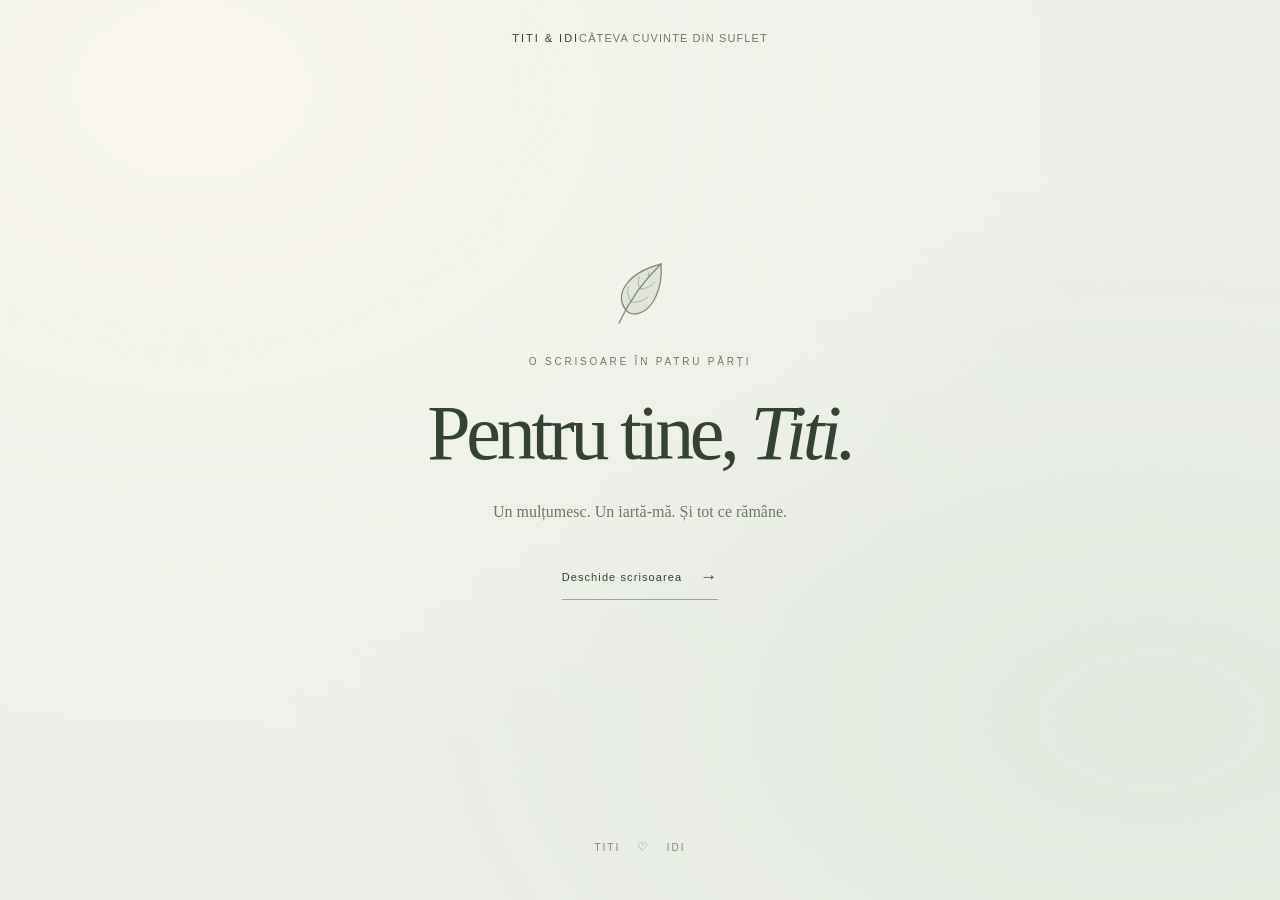
<file: index.html>
<!doctype html>
<html lang="ro">
<head>
  <meta charset="utf-8">
  <meta name="viewport" content="width=device-width, initial-scale=1">
  <meta name="theme-color" content="#edf0e9">
  <meta name="robots" content="noindex, nofollow">
  <meta name="description" content="O scrisoare pentru Titi.">
  <title>Pentru tine, Titi</title>
  <link rel="icon" href="data:image/svg+xml,%3Csvg xmlns='http://www.w3.org/2000/svg' viewBox='0 0 64 64'%3E%3Crect width='64' height='64' rx='16' fill='%23edf0e9'/%3E%3Cpath d='M32 47 13 28C2 14 23 6 32 21 41 6 62 14 51 28Z' fill='%2353624f'/%3E%3C/svg%3E">
  <link rel="stylesheet" href="style.css">
  <script src="script.js" defer></script>
</head>
<body class="cover">
  <header class="topline"><span>Titi &amp; Idi</span><span>Câteva cuvinte din suflet</span></header>
  <main>
    <section class="hero" aria-labelledby="title">
      <svg class="sprig" viewBox="0 0 64 72" fill="none" aria-hidden="true">
        <path d="M18 53C7 39 16 17 53 7C55 31 45 55 27 57C23 57 20 56 18 53Z" fill="currentColor" fill-opacity=".13" stroke="currentColor" stroke-width="1.3" stroke-linejoin="round"/>
        <path d="M11 66C20 47 35 24 53 7" stroke="currentColor" stroke-width="1.4" stroke-linecap="round"/>
        <path d="M23 45C20 40 19 35 20 30M23 45C29 46 35 44 40 40M32 32C30 28 30 23 31 20M32 32C38 32 43 29 47 25M41 21C40 19 40 17 41 15" stroke="currentColor" stroke-opacity=".65" stroke-width=".85" stroke-linecap="round" stroke-linejoin="round"/>
      </svg>
      <p class="eyebrow">O scrisoare în patru părți</p>
      <h1 id="title">Pentru tine, <em>Titi.</em></h1>
      <p class="intro">Un mulțumesc. Un iartă-mă. Și tot ce rămâne.</p>
      <a class="read-link" href="scrisoare-1.html">Deschide scrisoarea <span aria-hidden="true">→</span></a>
    </section>
  </main>
  <footer>Titi <span aria-hidden="true">♡</span> Idi</footer>
</body>
</html>
</file>
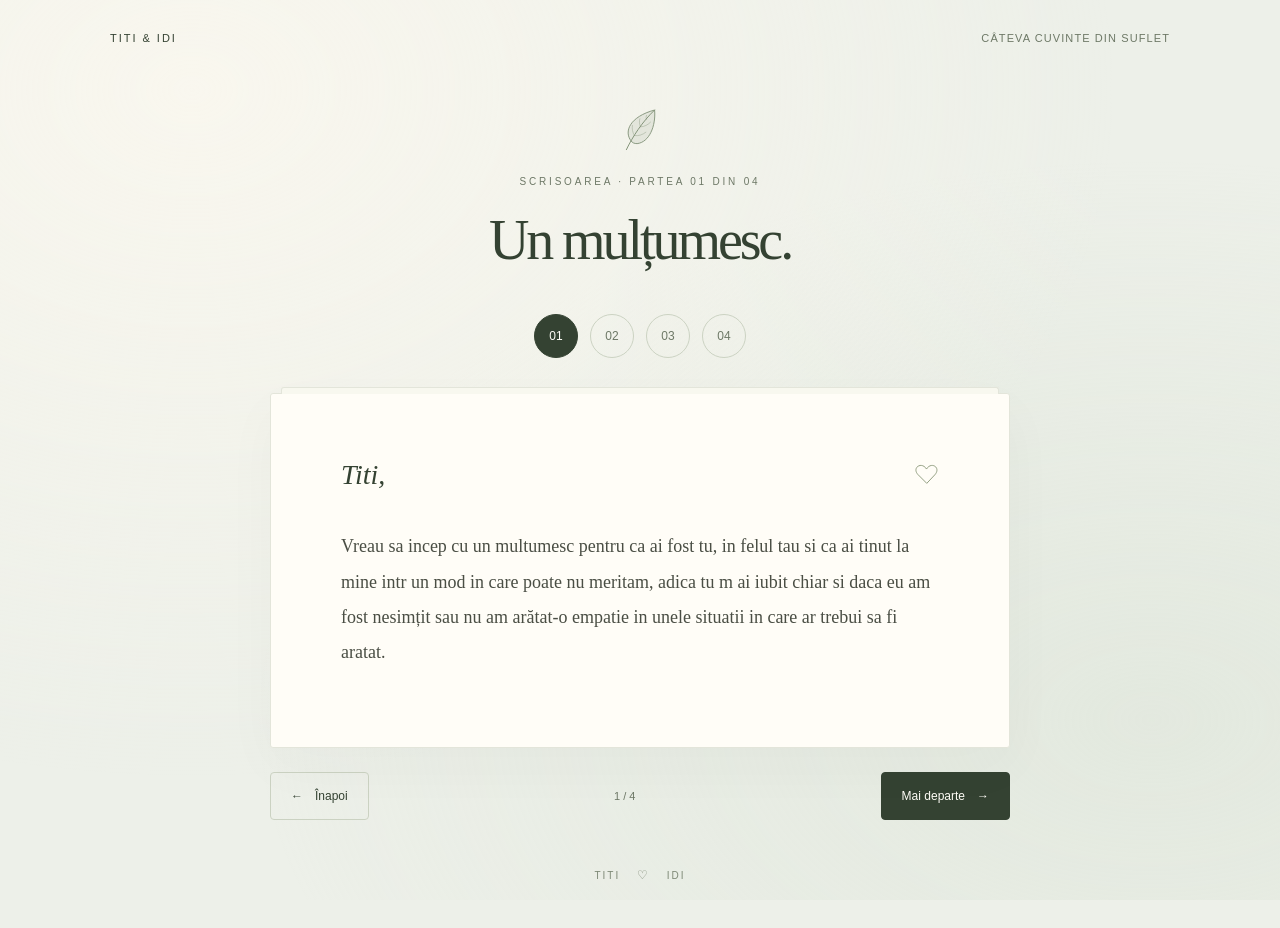
<file: scrisoare-1.html>
<!doctype html>
<html lang="ro">
<head>
  <meta charset="utf-8">
  <meta name="viewport" content="width=device-width, initial-scale=1">
  <meta name="theme-color" content="#edf0e9">
  <meta name="robots" content="noindex, nofollow">
  <meta name="description" content="O scrisoare pentru Titi.">
  <title>Un mulțumesc. — Pentru tine, Titi</title>
  <link rel="icon" href="data:image/svg+xml,%3Csvg xmlns='http://www.w3.org/2000/svg' viewBox='0 0 64 64'%3E%3Crect width='64' height='64' rx='16' fill='%23edf0e9'/%3E%3Cpath d='M32 47 13 28C2 14 23 6 32 21 41 6 62 14 51 28Z' fill='%2353624f'/%3E%3C/svg%3E">
  <link rel="stylesheet" href="style.css">
  <script src="script.js" defer></script>
</head>
<body>
  <header class="topline"><span>Titi &amp; Idi</span><span>Câteva cuvinte din suflet</span></header>
  <main>
    <section class="hero hero--chapter" aria-labelledby="title">
      <svg class="sprig" viewBox="0 0 64 72" fill="none" aria-hidden="true">
        <path d="M18 53C7 39 16 17 53 7C55 31 45 55 27 57C23 57 20 56 18 53Z" fill="currentColor" fill-opacity=".13" stroke="currentColor" stroke-width="1.3" stroke-linejoin="round"/>
        <path d="M11 66C20 47 35 24 53 7" stroke="currentColor" stroke-width="1.4" stroke-linecap="round"/>
        <path d="M23 45C20 40 19 35 20 30M23 45C29 46 35 44 40 40M32 32C30 28 30 23 31 20M32 32C38 32 43 29 47 25M41 21C40 19 40 17 41 15" stroke="currentColor" stroke-opacity=".65" stroke-width=".85" stroke-linecap="round" stroke-linejoin="round"/>
      </svg>
      <p class="eyebrow">Scrisoarea · Partea 01 din 04</p>
      <h1 id="title">Un mulțumesc.</h1>
    </section>
    <nav class="chapters" aria-label="Părțile scrisorii">
      <a href="scrisoare-1.html" aria-label="Partea 1: Un mulțumesc." aria-current="page">01</a>
      <a href="scrisoare-2.html" aria-label="Partea 2: Pentru noi.">02</a>
      <a href="scrisoare-3.html" aria-label="Partea 3: Îmi pare rău.">03</a>
      <a href="scrisoare-4.html" aria-label="Partea 4: Ai grijă de tine.">04</a>
    </nav>
    <div class="letter-wrap">
      <article class="letter" aria-label="Scrisoare pentru Titi, partea 1">
        <div class="letter-header">
          <p class="salutation">Titi,</p>
          <svg class="heart" viewBox="0 0 32 32" fill="none" aria-hidden="true"><path d="M16 27 5 16C-3 7 10-1 16 9 22-1 35 7 27 16Z" stroke="currentColor" stroke-width="1.2" stroke-linecap="round" stroke-linejoin="round"/></svg>
        </div>
        <p>Vreau sa incep cu un multumesc pentru ca ai fost tu, in felul tau si ca ai tinut la mine intr un mod in care poate nu meritam, adica tu m ai iubit chiar si daca eu am fost nesimțit sau nu am arătat-o empatie in unele situatii in care ar trebui sa fi aratat.</p>
      </article>
      <nav class="page-nav" aria-label="Navigare între pagini">
        <a href="index.html"><span aria-hidden="true">←</span> Înapoi</a>
        <span class="page-count">1 / 4</span>
        <a class="next" href="scrisoare-2.html">Mai departe <span aria-hidden="true">→</span></a>
      </nav>
    </div>
  </main>
  <footer>Titi <span aria-hidden="true">♡</span> Idi</footer>
</body>
</html>
</file>
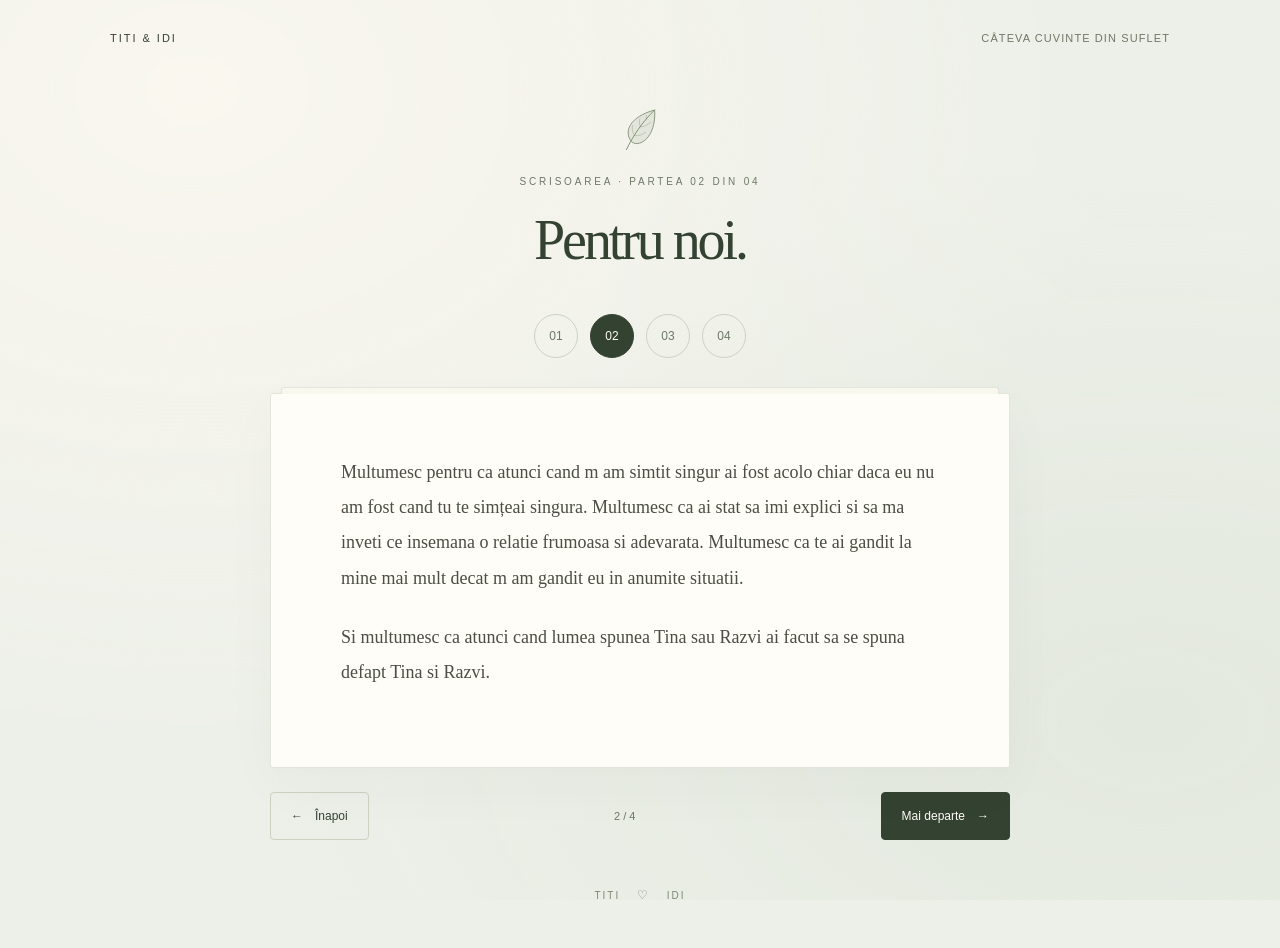
<file: scrisoare-2.html>
<!doctype html>
<html lang="ro">
<head>
  <meta charset="utf-8">
  <meta name="viewport" content="width=device-width, initial-scale=1">
  <meta name="theme-color" content="#edf0e9">
  <meta name="robots" content="noindex, nofollow">
  <meta name="description" content="O scrisoare pentru Titi.">
  <title>Pentru noi. — Pentru tine, Titi</title>
  <link rel="icon" href="data:image/svg+xml,%3Csvg xmlns='http://www.w3.org/2000/svg' viewBox='0 0 64 64'%3E%3Crect width='64' height='64' rx='16' fill='%23edf0e9'/%3E%3Cpath d='M32 47 13 28C2 14 23 6 32 21 41 6 62 14 51 28Z' fill='%2353624f'/%3E%3C/svg%3E">
  <link rel="stylesheet" href="style.css">
  <script src="script.js" defer></script>
</head>
<body>
  <header class="topline"><span>Titi &amp; Idi</span><span>Câteva cuvinte din suflet</span></header>
  <main>
    <section class="hero hero--chapter" aria-labelledby="title">
      <svg class="sprig" viewBox="0 0 64 72" fill="none" aria-hidden="true">
        <path d="M18 53C7 39 16 17 53 7C55 31 45 55 27 57C23 57 20 56 18 53Z" fill="currentColor" fill-opacity=".13" stroke="currentColor" stroke-width="1.3" stroke-linejoin="round"/>
        <path d="M11 66C20 47 35 24 53 7" stroke="currentColor" stroke-width="1.4" stroke-linecap="round"/>
        <path d="M23 45C20 40 19 35 20 30M23 45C29 46 35 44 40 40M32 32C30 28 30 23 31 20M32 32C38 32 43 29 47 25M41 21C40 19 40 17 41 15" stroke="currentColor" stroke-opacity=".65" stroke-width=".85" stroke-linecap="round" stroke-linejoin="round"/>
      </svg>
      <p class="eyebrow">Scrisoarea · Partea 02 din 04</p>
      <h1 id="title">Pentru noi.</h1>
    </section>
    <nav class="chapters" aria-label="Părțile scrisorii">
      <a href="scrisoare-1.html" aria-label="Partea 1: Un mulțumesc.">01</a>
      <a href="scrisoare-2.html" aria-label="Partea 2: Pentru noi." aria-current="page">02</a>
      <a href="scrisoare-3.html" aria-label="Partea 3: Îmi pare rău.">03</a>
      <a href="scrisoare-4.html" aria-label="Partea 4: Ai grijă de tine.">04</a>
    </nav>
    <div class="letter-wrap">
      <article class="letter" aria-label="Scrisoare pentru Titi, partea 2">
        <p>Multumesc pentru ca atunci cand m am simtit singur ai fost acolo chiar daca eu nu am fost cand tu te simțeai singura. Multumesc ca ai stat sa imi explici si sa ma inveti ce insemana o relatie frumoasa si adevarata. Multumesc ca te ai gandit la mine mai mult decat m am gandit eu in anumite situatii.</p>
        <p>Si multumesc ca atunci cand lumea spunea Tina sau Razvi ai facut sa se spuna defapt Tina si Razvi.</p>
      </article>
      <nav class="page-nav" aria-label="Navigare între pagini">
        <a href="scrisoare-1.html"><span aria-hidden="true">←</span> Înapoi</a>
        <span class="page-count">2 / 4</span>
        <a class="next" href="scrisoare-3.html">Mai departe <span aria-hidden="true">→</span></a>
      </nav>
    </div>
  </main>
  <footer>Titi <span aria-hidden="true">♡</span> Idi</footer>
</body>
</html>
</file>
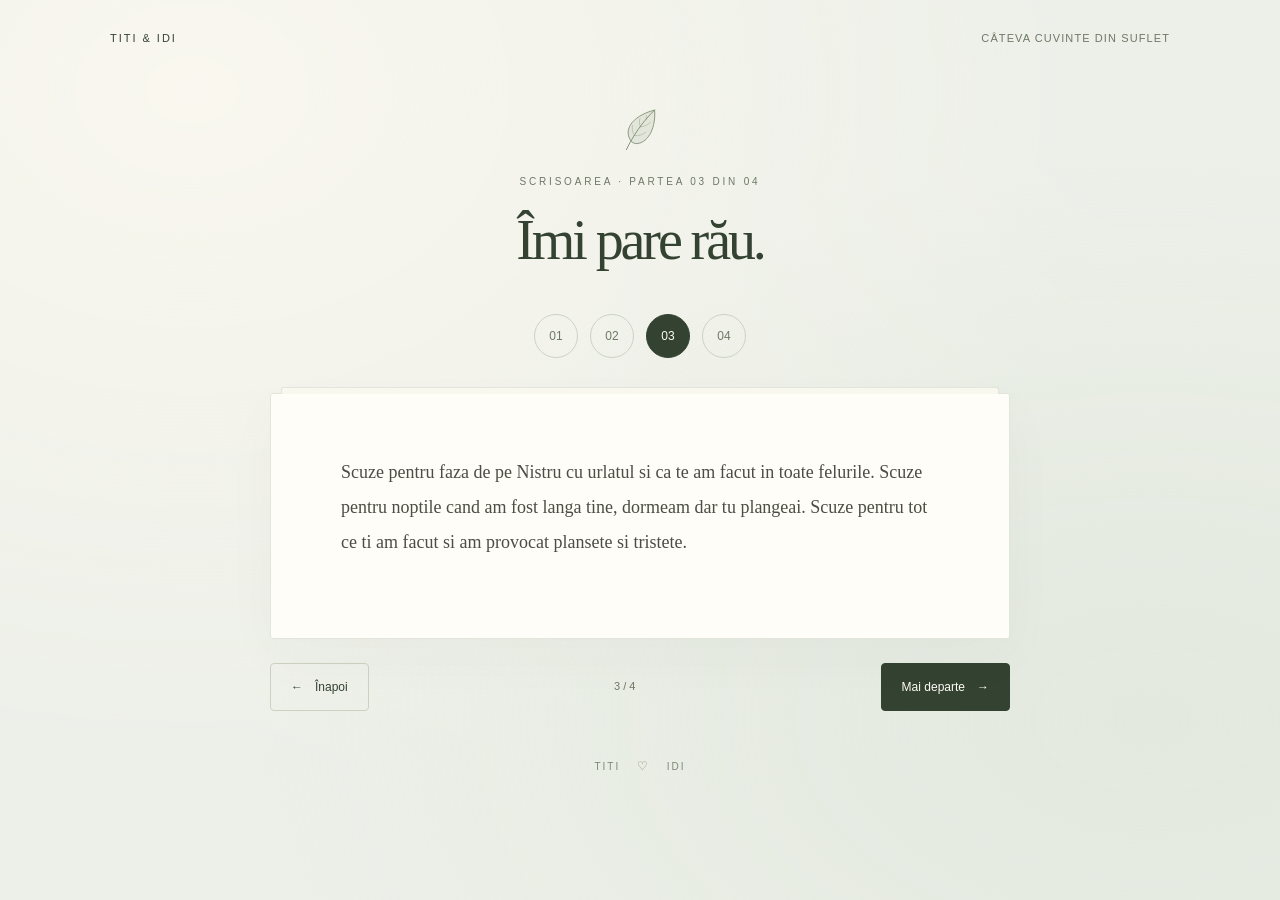
<file: scrisoare-3.html>
<!doctype html>
<html lang="ro">
<head>
  <meta charset="utf-8">
  <meta name="viewport" content="width=device-width, initial-scale=1">
  <meta name="theme-color" content="#edf0e9">
  <meta name="robots" content="noindex, nofollow">
  <meta name="description" content="O scrisoare pentru Titi.">
  <title>Îmi pare rău. — Pentru tine, Titi</title>
  <link rel="icon" href="data:image/svg+xml,%3Csvg xmlns='http://www.w3.org/2000/svg' viewBox='0 0 64 64'%3E%3Crect width='64' height='64' rx='16' fill='%23edf0e9'/%3E%3Cpath d='M32 47 13 28C2 14 23 6 32 21 41 6 62 14 51 28Z' fill='%2353624f'/%3E%3C/svg%3E">
  <link rel="stylesheet" href="style.css">
  <script src="script.js" defer></script>
</head>
<body>
  <header class="topline"><span>Titi &amp; Idi</span><span>Câteva cuvinte din suflet</span></header>
  <main>
    <section class="hero hero--chapter" aria-labelledby="title">
      <svg class="sprig" viewBox="0 0 64 72" fill="none" aria-hidden="true">
        <path d="M18 53C7 39 16 17 53 7C55 31 45 55 27 57C23 57 20 56 18 53Z" fill="currentColor" fill-opacity=".13" stroke="currentColor" stroke-width="1.3" stroke-linejoin="round"/>
        <path d="M11 66C20 47 35 24 53 7" stroke="currentColor" stroke-width="1.4" stroke-linecap="round"/>
        <path d="M23 45C20 40 19 35 20 30M23 45C29 46 35 44 40 40M32 32C30 28 30 23 31 20M32 32C38 32 43 29 47 25M41 21C40 19 40 17 41 15" stroke="currentColor" stroke-opacity=".65" stroke-width=".85" stroke-linecap="round" stroke-linejoin="round"/>
      </svg>
      <p class="eyebrow">Scrisoarea · Partea 03 din 04</p>
      <h1 id="title">Îmi pare rău.</h1>
    </section>
    <nav class="chapters" aria-label="Părțile scrisorii">
      <a href="scrisoare-1.html" aria-label="Partea 1: Un mulțumesc.">01</a>
      <a href="scrisoare-2.html" aria-label="Partea 2: Pentru noi.">02</a>
      <a href="scrisoare-3.html" aria-label="Partea 3: Îmi pare rău." aria-current="page">03</a>
      <a href="scrisoare-4.html" aria-label="Partea 4: Ai grijă de tine.">04</a>
    </nav>
    <div class="letter-wrap">
      <article class="letter" aria-label="Scrisoare pentru Titi, partea 3">
        <p>Scuze pentru faza de pe Nistru cu urlatul si ca te am facut in toate felurile. Scuze pentru noptile cand am fost langa tine, dormeam dar tu plangeai. Scuze pentru tot ce ti am facut si am provocat plansete si tristete.</p>
      </article>
      <nav class="page-nav" aria-label="Navigare între pagini">
        <a href="scrisoare-2.html"><span aria-hidden="true">←</span> Înapoi</a>
        <span class="page-count">3 / 4</span>
        <a class="next" href="scrisoare-4.html">Mai departe <span aria-hidden="true">→</span></a>
      </nav>
    </div>
  </main>
  <footer>Titi <span aria-hidden="true">♡</span> Idi</footer>
</body>
</html>
</file>
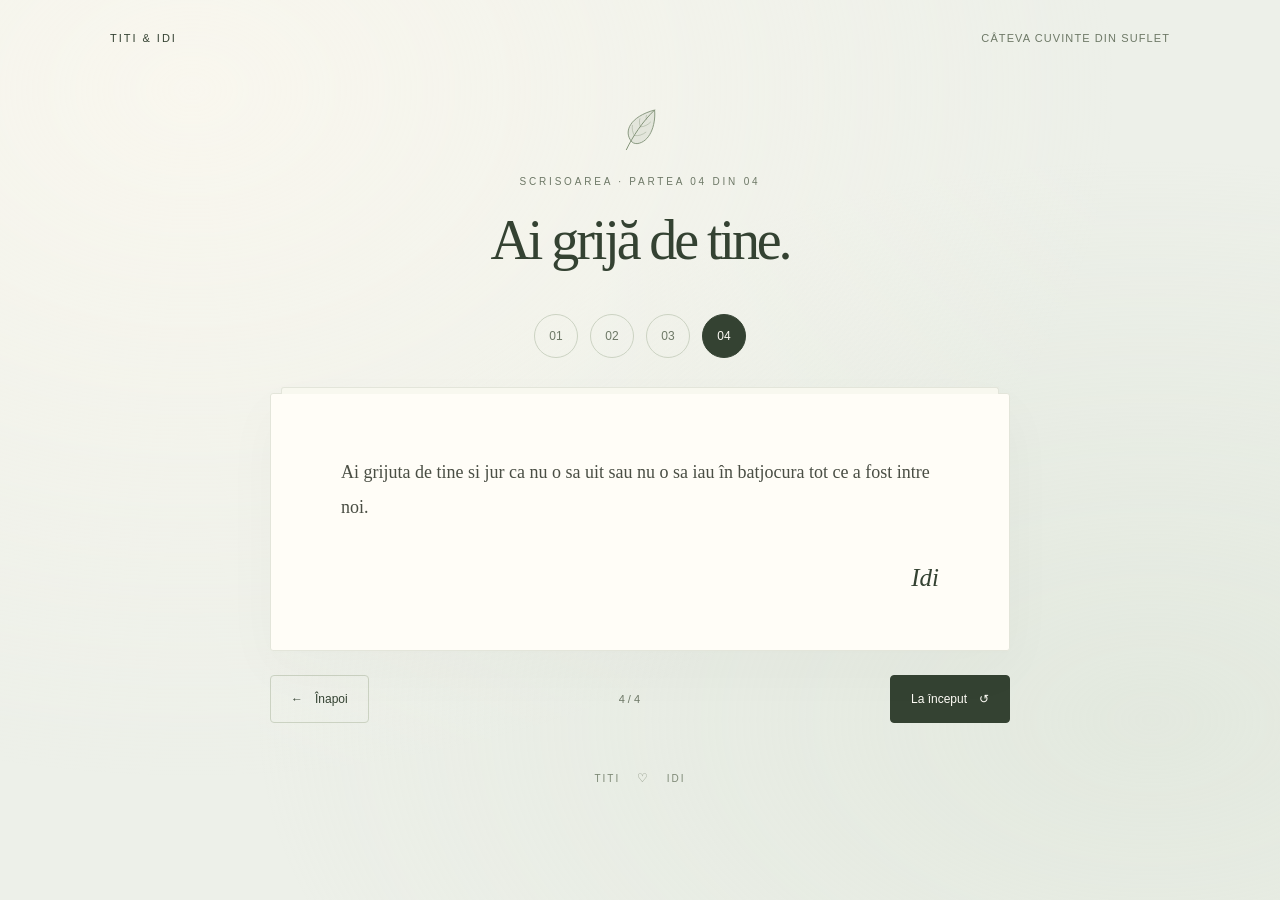
<file: scrisoare-4.html>
<!doctype html>
<html lang="ro">
<head>
  <meta charset="utf-8">
  <meta name="viewport" content="width=device-width, initial-scale=1">
  <meta name="theme-color" content="#edf0e9">
  <meta name="robots" content="noindex, nofollow">
  <meta name="description" content="O scrisoare pentru Titi.">
  <title>Ai grijă de tine. — Pentru tine, Titi</title>
  <link rel="icon" href="data:image/svg+xml,%3Csvg xmlns='http://www.w3.org/2000/svg' viewBox='0 0 64 64'%3E%3Crect width='64' height='64' rx='16' fill='%23edf0e9'/%3E%3Cpath d='M32 47 13 28C2 14 23 6 32 21 41 6 62 14 51 28Z' fill='%2353624f'/%3E%3C/svg%3E">
  <link rel="stylesheet" href="style.css">
  <script src="script.js" defer></script>
</head>
<body>
  <header class="topline"><span>Titi &amp; Idi</span><span>Câteva cuvinte din suflet</span></header>
  <main>
    <section class="hero hero--chapter" aria-labelledby="title">
      <svg class="sprig" viewBox="0 0 64 72" fill="none" aria-hidden="true">
        <path d="M18 53C7 39 16 17 53 7C55 31 45 55 27 57C23 57 20 56 18 53Z" fill="currentColor" fill-opacity=".13" stroke="currentColor" stroke-width="1.3" stroke-linejoin="round"/>
        <path d="M11 66C20 47 35 24 53 7" stroke="currentColor" stroke-width="1.4" stroke-linecap="round"/>
        <path d="M23 45C20 40 19 35 20 30M23 45C29 46 35 44 40 40M32 32C30 28 30 23 31 20M32 32C38 32 43 29 47 25M41 21C40 19 40 17 41 15" stroke="currentColor" stroke-opacity=".65" stroke-width=".85" stroke-linecap="round" stroke-linejoin="round"/>
      </svg>
      <p class="eyebrow">Scrisoarea · Partea 04 din 04</p>
      <h1 id="title">Ai grijă de tine.</h1>
    </section>
    <nav class="chapters" aria-label="Părțile scrisorii">
      <a href="scrisoare-1.html" aria-label="Partea 1: Un mulțumesc.">01</a>
      <a href="scrisoare-2.html" aria-label="Partea 2: Pentru noi.">02</a>
      <a href="scrisoare-3.html" aria-label="Partea 3: Îmi pare rău.">03</a>
      <a href="scrisoare-4.html" aria-label="Partea 4: Ai grijă de tine." aria-current="page">04</a>
    </nav>
    <div class="letter-wrap">
      <article class="letter" aria-label="Scrisoare pentru Titi, partea 4">
        <p class="closing">Ai grijuta de tine si jur ca nu o sa uit sau nu o sa iau în batjocura tot ce a fost intre noi.</p>
        <div class="signature">Idi</div>
      </article>
      <nav class="page-nav" aria-label="Navigare între pagini">
        <a href="scrisoare-3.html"><span aria-hidden="true">←</span> Înapoi</a>
        <span class="page-count">4 / 4</span>
        <a class="next" href="index.html">La început <span aria-hidden="true">↺</span></a>
      </nav>
    </div>
  </main>
  <footer>Titi <span aria-hidden="true">♡</span> Idi</footer>
</body>
</html>
</file>
<file: style.css>
:root { color-scheme: light; --ink: #344232; --muted: #6d7866; --paper: #fffdf7; --background: #edf0e9; }
    * { box-sizing: border-box; }
    html { scroll-behavior: smooth; }
    body { margin: 0; background: var(--background); color: var(--ink); -webkit-font-smoothing: antialiased; }
    body::before { content: ""; position: fixed; inset: 0; pointer-events: none; background: radial-gradient(ellipse at 15% 10%, #fffaf1aa, transparent 60%), radial-gradient(ellipse at 90% 80%, #d9e2d580, transparent 55%); z-index: -1; }
    ::selection { background: #dce4d2; }
    .topline { max-width: 1120px; margin: auto; padding: 30px 30px; display: flex; align-items: center; justify-content: space-between; font: 11px/1.5 Arial, sans-serif; letter-spacing: .18em; text-transform: uppercase; }
    .topline span:last-child { color: var(--muted); letter-spacing: .1em; }
    .hero { padding: 63px 24px 60px; text-align: center; }
    .sprig { display: block; width: 64px; height: 72px; margin: 0 auto 25px; color: #7d8e73; }
    .eyebrow { margin: 0 0 19px; font: 10px/1.6 Arial, sans-serif; letter-spacing: .28em; text-transform: uppercase; color: var(--muted); }
    h1 { margin: 0; font: normal clamp(46px, 8vw, 78px)/1.12 Georgia, 'Times New Roman', serif; letter-spacing: -.055em; }
    h1 em { font-weight: normal; }
    .intro { margin: 22px 0 30px; color: var(--muted); font: 16px/1.7 Georgia, serif; }
    .read-link { display: inline-flex; gap: 18px; align-items: center; border-bottom: 1px solid #9aa68d; padding: 9px 0; text-decoration: none; color: var(--ink); font: 11px/1.5 Arial, sans-serif; letter-spacing: .1em; }
    .read-link span { transition: transform .2s; font-size: 17px; }
    .read-link:hover span { transform: translateY(3px); }
    a:focus-visible { outline: 2px solid var(--ink); outline-offset: 7px; }
    .letter-wrap { padding: 0 22px; }
    .letter { position: relative; max-width: 740px; margin: 0 auto; padding: 61px 70px 53px; background: var(--paper); border: 1px solid #e3e5da; border-radius: 3px; box-shadow: 0 18px 55px #34423208, 0 2px 5px #34423204; scroll-margin-top: 25px; }
    .letter::before { content: ""; position: absolute; top: -7px; left: 10px; right: 10px; height: 6px; background: #f8f8ef; border: 1px solid #e3e5da; border-bottom: 0; border-radius: 3px 3px 0 0; }
    .letter-header { display: flex; align-items: center; justify-content: space-between; margin-bottom: 35px; }
    .salutation { margin: 0; font: italic 28px/1.4 Georgia, serif; }
    .heart { width: 25px; height: 25px; color: #8d9a7c; }
    .letter p:not(.salutation) { margin: 0 0 24px; font: 18px/1.95 Georgia, 'Times New Roman', serif; color: #4a4e44; overflow-wrap: break-word; }
    .letter .closing { padding-top: 26px; border-top: 1px solid #e5e7dc; margin-top: 35px !important; }
    .signature { margin-top: 34px; text-align: right; font: italic 25px/1.5 Georgia, serif; }
    footer { padding: 38px 24px 43px; text-align: center; color: #7e8976; font: 10px/1.6 Arial, sans-serif; letter-spacing: .2em; text-transform: uppercase; }
    footer span { display: inline-block; margin: 0 12px; font-size: 12px; }
    @media (max-width: 600px) {
      .topline { padding: 23px 23px; font-size: 9px; }
      .hero { padding: 42px 22px 51px; }
      .sprig { margin-bottom: 22px; }
      .letter-wrap { padding: 0 15px; }
      .letter { padding: 35px 27px 34px; }
      .letter p:not(.salutation) { font-size: 17px; line-height: 1.9; }
      .letter-header { margin-bottom: 27px; }
      .salutation { font-size: 25px; }
    }
    @media (prefers-reduced-motion: reduce) { html { scroll-behavior: auto; } .read-link span { transition: none; } }
    @media print { body { background: white; } body::before, .topline, .hero, footer { display: none; } .letter-wrap { padding: 0; } .letter { max-width: none; padding: 20px; box-shadow: none; border: 0; } .letter::before { display: none; } }
  
    .hero--chapter { padding: 28px 24px 43px; }
    .hero--chapter h1 { font-size: clamp(37px, 7vw, 56px); }
    .hero--chapter .sprig { width: 43px; height: 49px; margin-bottom: 20px; }
    .chapters { display: flex; justify-content: center; gap: 12px; margin: 0 auto 35px; padding: 0 20px; }
    .chapters a { display: flex; align-items: center; justify-content: center; min-width: 44px; min-height: 44px; border: 1px solid #cbd2c2; border-radius: 50%; text-decoration: none; color: var(--muted); font: 12px/1 Arial, sans-serif; transition: background .2s, border-color .2s; }
    .chapters a:hover { background: #e0e7d8; border-color: #8d9a7c; }
    .chapters a[aria-current="page"] { background: var(--ink); border-color: var(--ink); color: var(--paper); }
    .page-nav { display: flex; align-items: center; justify-content: space-between; gap: 16px; max-width: 740px; margin: 24px auto 0; padding: 0 0 8px; }
    .page-nav a { display: inline-flex; align-items: center; justify-content: center; gap: 12px; min-height: 48px; padding: 12px 20px; border: 1px solid #cbd2c2; border-radius: 4px; color: var(--ink); text-decoration: none; font: 12px/1.5 Arial, sans-serif; transition: background .2s; }
    .page-nav a:hover { background: #dfe6d8; }
    .page-nav .next { background: var(--ink); border-color: var(--ink); color: var(--paper); }
    .page-nav .next:hover { background: #4b5c46; }
    .page-count { color: var(--muted); font: 11px/1.5 Arial, sans-serif; white-space: nowrap; }
    .letter .closing { margin-top: 0 !important; padding-top: 0; border-top: 0; }
    .cover { min-height: 100svh; display: flex; flex-direction: column; }
    .cover main { flex: 1; display: grid; place-items: center; }
    .cover .hero { padding-top: 35px; padding-bottom: 55px; }
    .cover .read-link span { transform: none; }
    @media (prefers-reduced-motion: no-preference) {
      .hero { animation: welcome .9s cubic-bezier(.22, 1, .36, 1) both; }
      @keyframes welcome { from { opacity: 0; transform: translateY(15px); } to { opacity: 1; transform: translateY(0); } }
    }
    @media (max-width: 600px) {
      .hero--chapter { padding: 19px 22px 31px; }
      .chapters { margin-bottom: 28px; }
      .page-nav { flex-wrap: wrap; gap: 10px; }
      .page-nav a { padding: 12px 14px; }
      .page-count { order: 3; flex-basis: 100%; text-align: center; padding-top: 8px; }
    }
    @media print { .chapters, .page-nav { display: none; } }
</file>
